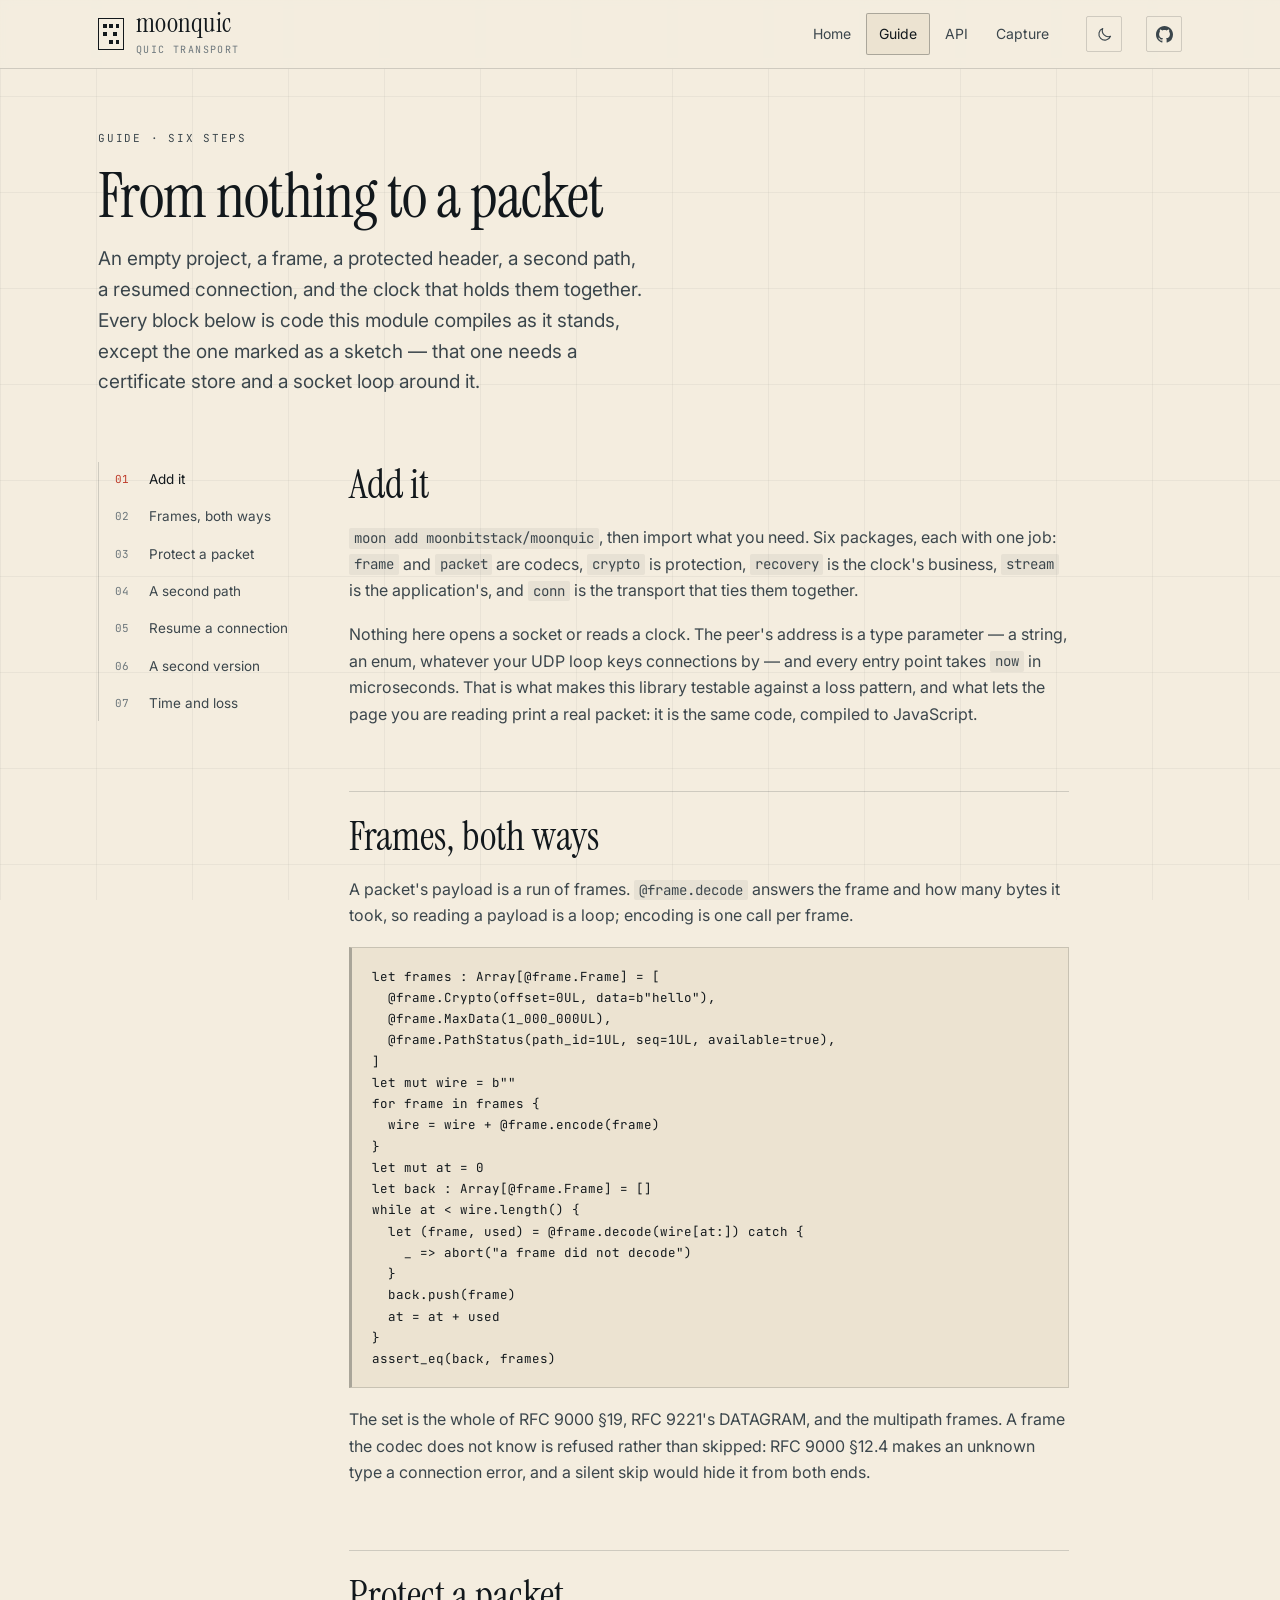
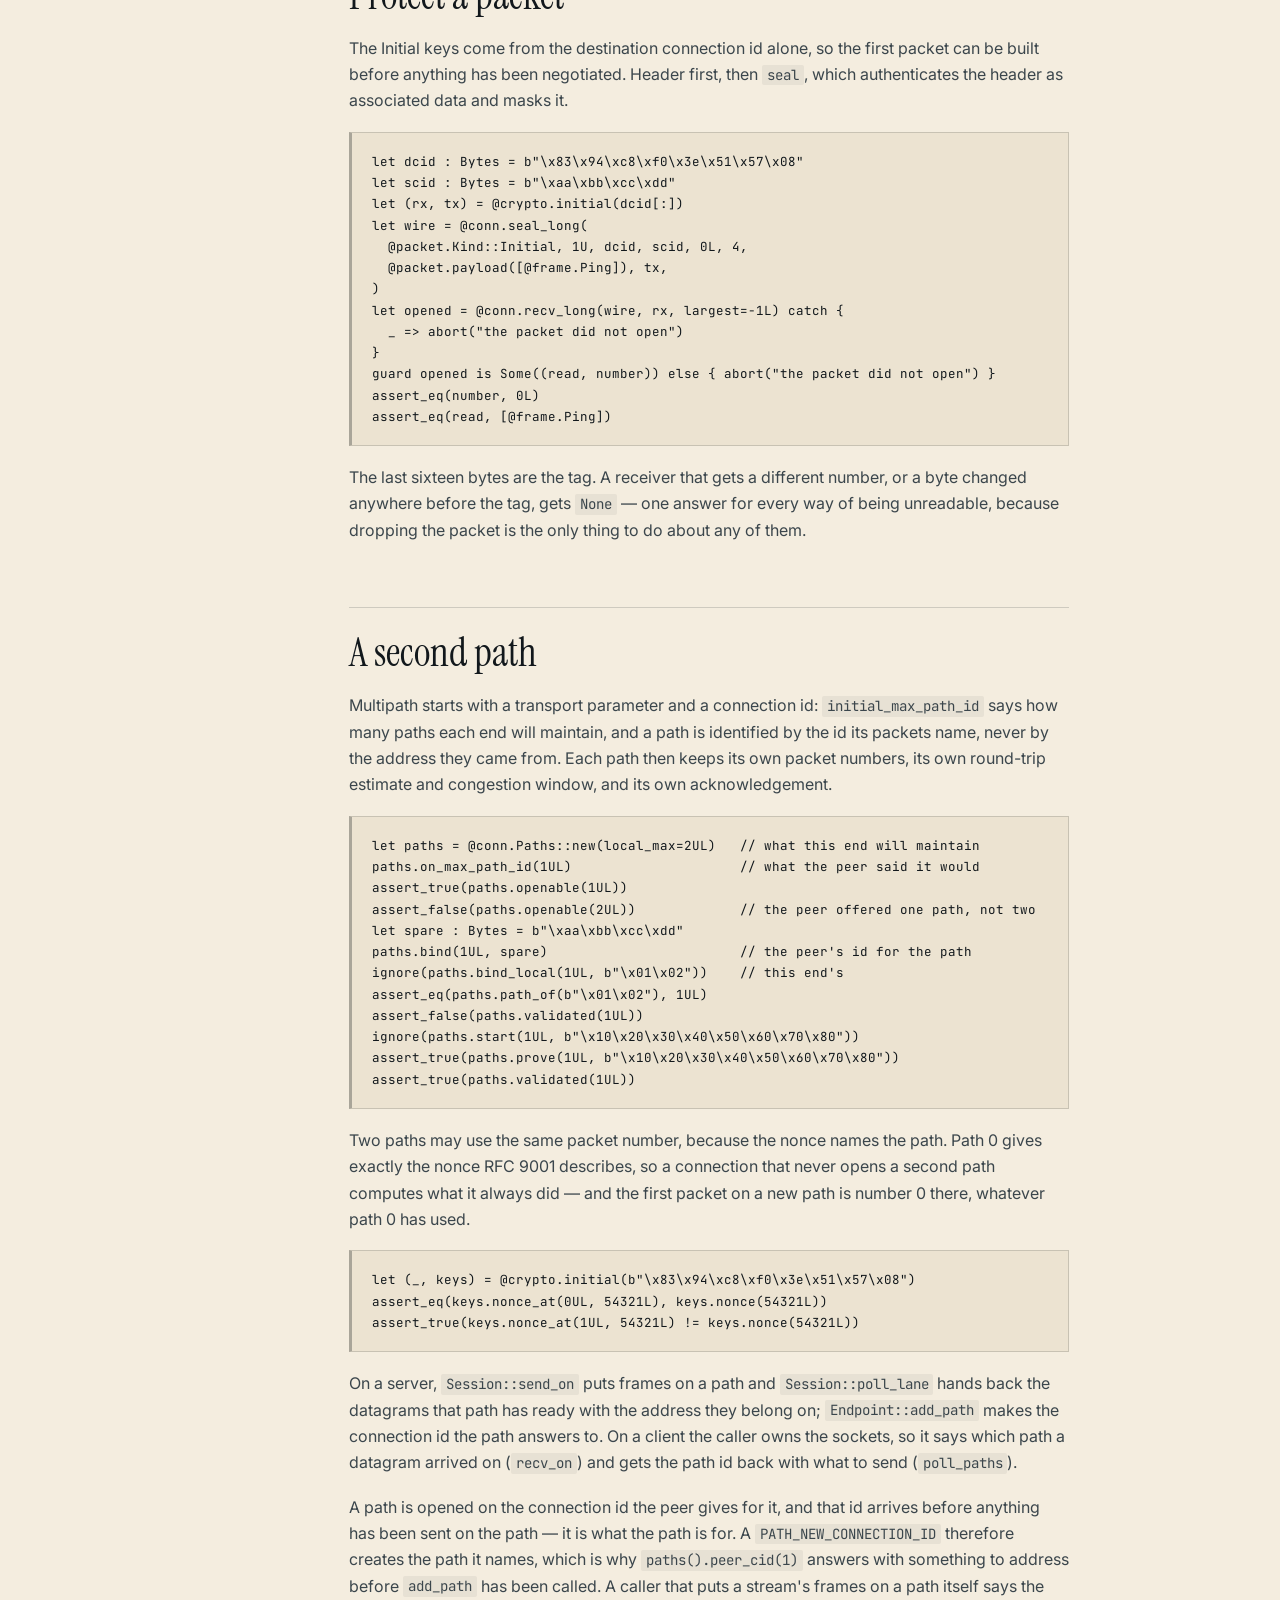
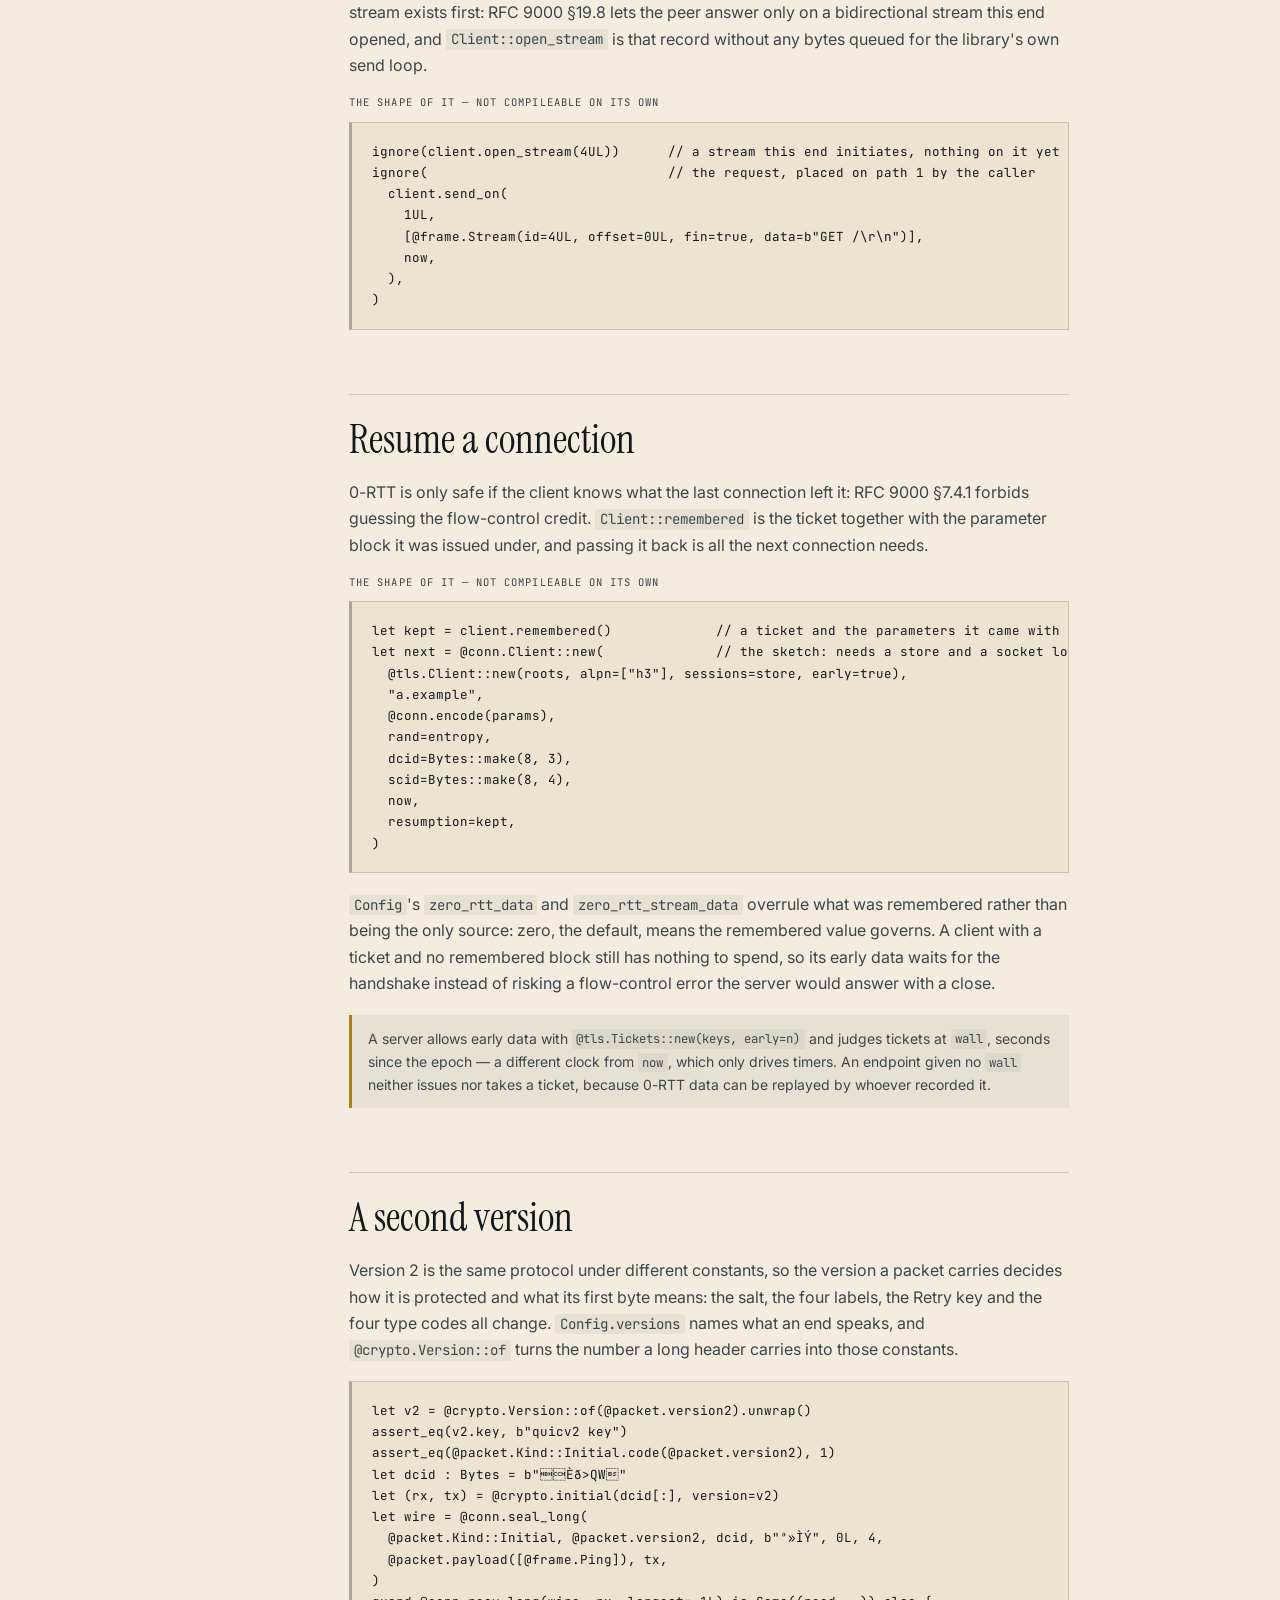
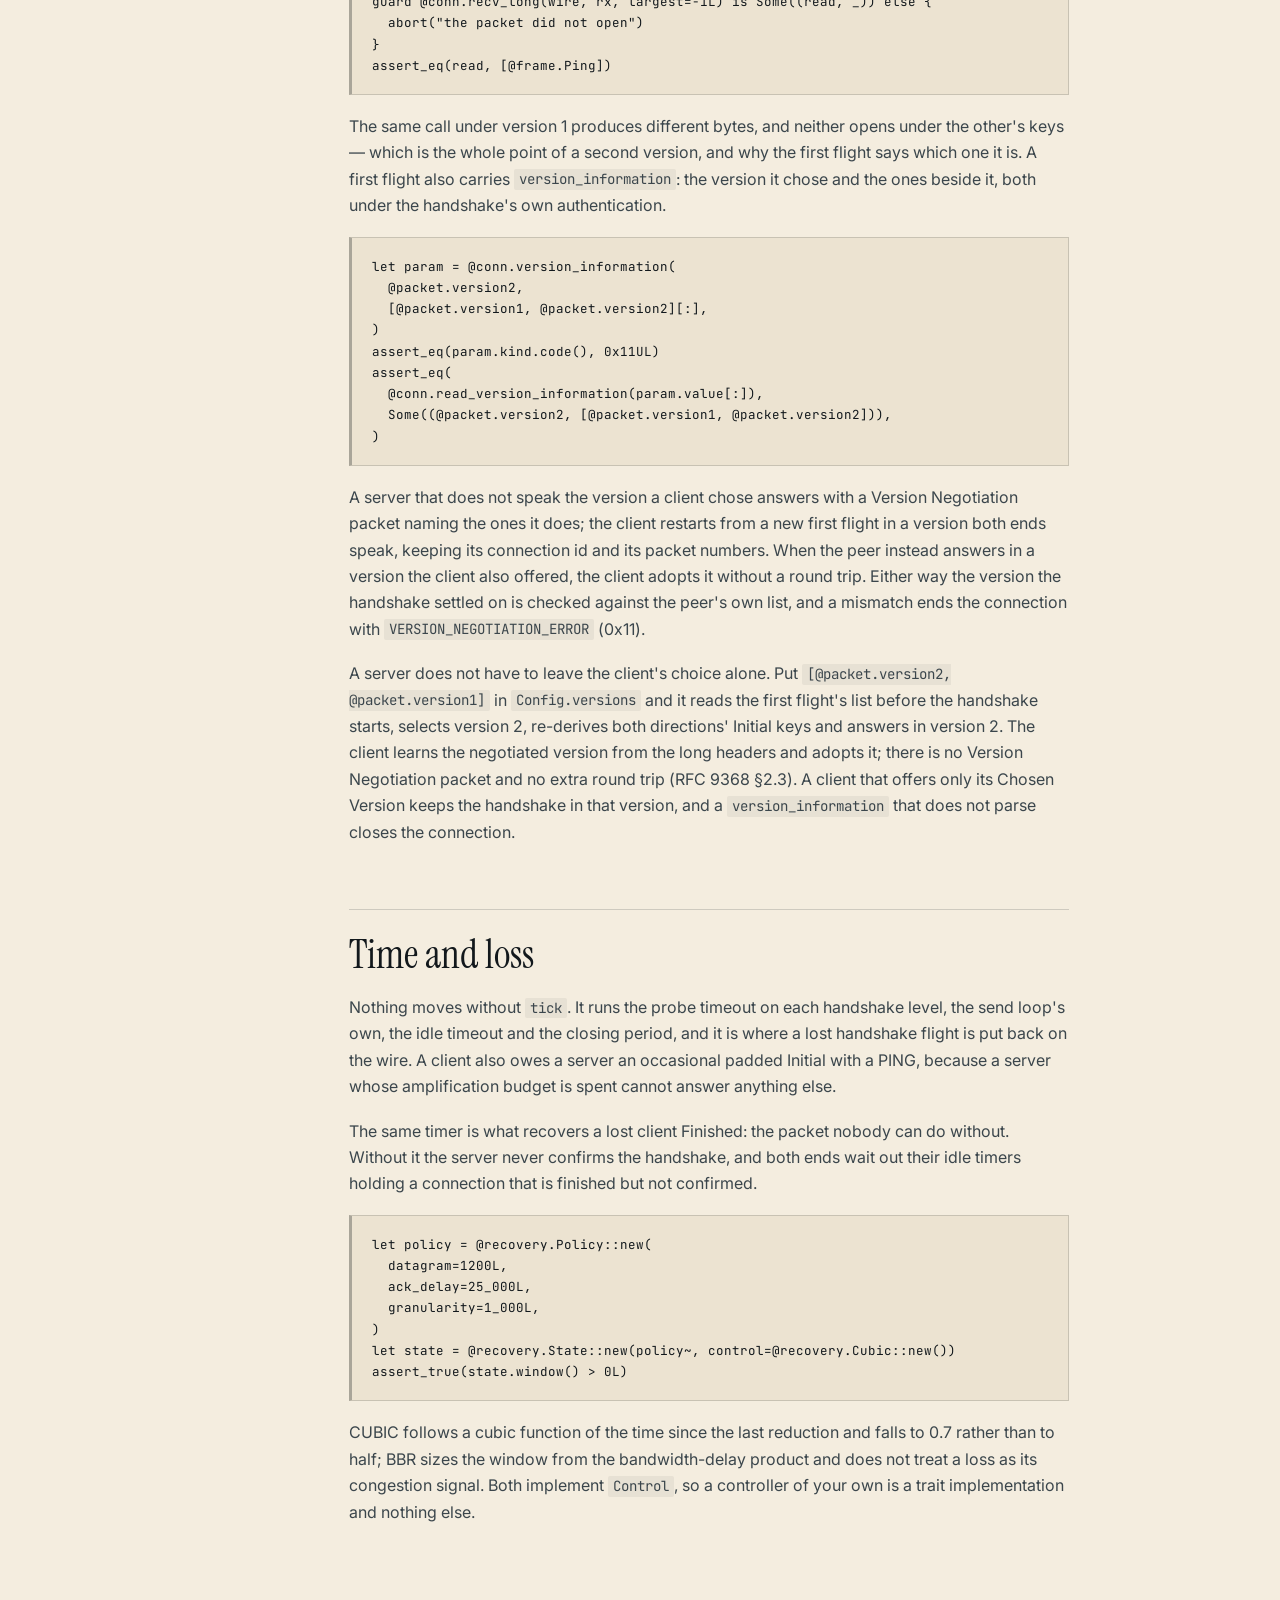
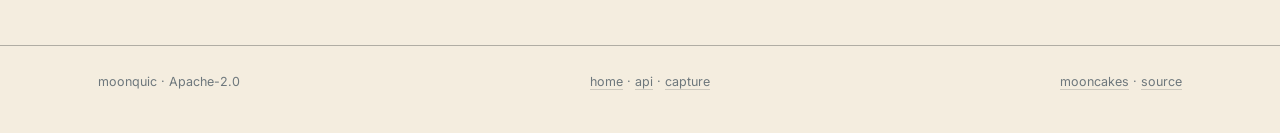
<file: docs/guide.html>
<!doctype html>
<html lang="en" data-theme="light">
<head>
<meta charset="utf-8">
<meta name="viewport" content="width=device-width, initial-scale=1">
<title>Guide — moonquic</title>
<meta name="description" content="From an empty project to a packet, a protected header, a second path and a resumed connection, in the order a reader needs them.">
<meta name="theme-color" content="#f4eddf">
<link rel="icon" href="data:image/svg+xml,%3Csvg xmlns='http://www.w3.org/2000/svg' viewBox='0 0 32 32'%3E%3Crect width='32' height='32' fill='%23f4eddf'/%3E%3Cg fill='%2312181c'%3E%3Crect x='6' y='7' width='5' height='5'/%3E%3Crect x='14' y='7' width='5' height='5'/%3E%3Crect x='22' y='7' width='4' height='5'/%3E%3Crect x='6' y='19' width='5' height='5'/%3E%3Crect x='18' y='19' width='5' height='5'/%3E%3C/g%3E%3C/svg%3E">
<script>
  (function () {
    var KEY = "moonquic-theme", root = document.documentElement;
    var entry = performance.getEntriesByType("navigation")[0];
    try { if (entry && entry.type === "reload") sessionStorage.removeItem(KEY); } catch (e) {}
    var value = null;
    try { value = sessionStorage.getItem(KEY); } catch (e) {}
    if (!value) {
      value = window.matchMedia("(prefers-color-scheme: dark)").matches ? "dark" : "light";
    }
    root.dataset.theme = value;
  })();
</script>
<link rel="preconnect" href="https://fonts.googleapis.com">
<link rel="preconnect" href="https://fonts.gstatic.com" crossorigin>
<link rel="stylesheet" href="https://fonts.googleapis.com/css2?family=Instrument+Serif:ital@0;1&family=Inter:wght@400;500&family=JetBrains+Mono:wght@400;500&display=swap">
<link rel="stylesheet" href="assets/style.css">
</head>
<body>
<a class="skip" href="#main">Skip to content</a>

<header class="masthead">
  <div class="shell masthead__inner">
    <a class="brand" href="./" aria-label="moonquic, home">
      <svg class="brand__mark" viewBox="0 0 26 32" aria-hidden="true">
        <rect x="0.5" y="0.5" width="25" height="31" fill="none" stroke="currentColor" stroke-width="1"></rect>
        <g fill="currentColor">
          <rect x="5" y="6" width="4" height="4"></rect>
          <rect x="11" y="6" width="4" height="4"></rect>
          <rect x="18" y="6" width="3" height="4"></rect>
          <rect x="5" y="14" width="4" height="4"></rect>
          <rect x="15" y="14" width="4" height="4"></rect>
          <rect x="11" y="22" width="4" height="4"></rect>
          <rect x="18" y="22" width="3" height="4"></rect>
        </g>
      </svg>
      <span>
        <span class="brand__word">moonquic</span>
        <span class="brand__sub">quic transport</span>
      </span>
    </a>
    <nav class="nav" aria-label="Sections">
      <a href="./">Home</a>
      <a href="guide.html" aria-current="page">Guide</a>
      <a href="api.html">API</a>
      <a href="capture.html">Capture</a>
    </nav>
    <button class="iconbtn" type="button" data-theme-toggle aria-label="Switch theme" aria-pressed="false">
      <svg class="iconbtn__sun" viewBox="0 0 24 24" fill="none" stroke="currentColor" stroke-width="1.6" stroke-linecap="round" aria-hidden="true">
        <circle cx="12" cy="12" r="4.2"></circle>
        <path d="M12 2.6v2.2M12 19.2v2.2M2.6 12h2.2M19.2 12h2.2M5.3 5.3l1.6 1.6M17.1 17.1l1.6 1.6M18.7 5.3l-1.6 1.6M6.9 17.1l-1.6 1.6"></path>
      </svg>
      <svg class="iconbtn__moon" viewBox="0 0 24 24" fill="none" stroke="currentColor" stroke-width="1.6" stroke-linecap="round" stroke-linejoin="round" aria-hidden="true">
        <path d="M20.5 14.5A8.5 8.5 0 0 1 9.5 3.5a8.5 8.5 0 1 0 11 11z"></path>
      </svg>
    </button>
    <a class="iconbtn" href="https://github.com/moonbitstack/moonquic" aria-label="Repository on GitHub" title="Repository on GitHub">
      <svg viewBox="0 0 16 16" aria-hidden="true"><path fill="currentColor" d="M8 0C3.58 0 0 3.58 0 8c0 3.54 2.29 6.53 5.47 7.59.4.07.55-.17.55-.38 0-.19-.01-.82-.01-1.49-2.01.37-2.53-.49-2.69-.94-.09-.23-.48-.94-.82-1.13-.28-.15-.68-.52-.01-.53.63-.01 1.08.58 1.23.82.72 1.21 1.87.87 2.33.66.07-.52.28-.87.51-1.07-1.78-.2-3.64-.89-3.64-3.95 0-.87.31-1.59.82-2.15-.08-.2-.36-1.02.08-2.12 0 0 .67-.21 2.2.82.64-.18 1.32-.27 2-.27.68 0 1.36.09 2 .27 1.53-1.04 2.2-.82 2.2-.82.44 1.1.16 1.92.08 2.12.51.56.82 1.27.82 2.15 0 3.07-1.87 3.75-3.65 3.95.29.25.54.73.54 1.48 0 1.07-.01 1.93-.01 2.2 0 .21.15.46.55.38A8.013 8.013 0 0 0 16 8c0-4.42-3.58-8-8-8z"></path></svg>
    </a>
  </div>
</header>

<main id="main">
  <div class="shell" style="padding-block:clamp(36px,5vw,60px) 0">
    <header style="max-width:70ch">
      <p class="kicker">guide · six steps</p>
      <h1 class="display" style="font-size:clamp(38px,5.4vw,62px)">From nothing to a packet</h1>
      <p class="lead" style="margin-top:16px">An empty project, a frame, a protected header, a second
        path, a resumed connection, and the clock that holds them together. Every block below is code
        this module compiles as it stands, except the one marked as a sketch — that one needs a
        certificate store and a socket loop around it.</p>
    </header>
  </div>
  <div class="shell doc">
    <nav class="rail" aria-label="This page">
      <ol>
        <li><a href="#install">Add it</a></li>
        <li><a href="#frames">Frames, both ways</a></li>
        <li><a href="#protect">Protect a packet</a></li>
        <li><a href="#paths">A second path</a></li>
        <li><a href="#resume">Resume a connection</a></li>
        <li><a href="#versions">A second version</a></li>
        <li><a href="#time">Time and loss</a></li>
      </ol>
    </nav>

    <div class="prose">
      <h2 id="install">Add it</h2>
      <p><code>moon add moonbitstack/moonquic</code>, then import what you need. Six packages, each
        with one job: <code>frame</code> and <code>packet</code> are codecs, <code>crypto</code> is
        protection, <code>recovery</code> is the clock's business, <code>stream</code> is the
        application's, and <code>conn</code> is the transport that ties them together.</p>
      <p>Nothing here opens a socket or reads a clock. The peer's address is a type parameter — a
        string, an enum, whatever your UDP loop keys connections by — and every entry point takes
        <code>now</code> in microseconds. That is what makes this library testable against a loss
        pattern, and what lets the page you are reading print a real packet: it is the same code,
        compiled to JavaScript.</p>

      <h2 id="frames">Frames, both ways</h2>
      <p>A packet's payload is a run of frames. <code>@frame.decode</code> answers the frame and how
        many bytes it took, so reading a payload is a loop; encoding is one call per frame.</p>
<pre class="scroll"><code>let frames : Array[@frame.Frame] = [
  @frame.Crypto(offset=0UL, data=b"hello"),
  @frame.MaxData(1_000_000UL),
  @frame.PathStatus(path_id=1UL, seq=1UL, available=true),
]
let mut wire = b""
for frame in frames {
  wire = wire + @frame.encode(frame)
}
let mut at = 0
let back : Array[@frame.Frame] = []
while at &lt; wire.length() {
  let (frame, used) = @frame.decode(wire[at:]) catch {
    _ => abort("a frame did not decode")
  }
  back.push(frame)
  at = at + used
}
assert_eq(back, frames)</code></pre>
      <p>The set is the whole of RFC 9000 §19, RFC 9221's DATAGRAM, and the multipath frames. A frame
        the codec does not know is refused rather than skipped: RFC 9000 §12.4 makes an unknown type a
        connection error, and a silent skip would hide it from both ends.</p>

      <h2 id="protect">Protect a packet</h2>
      <p>The Initial keys come from the destination connection id alone, so the first packet can be
        built before anything has been negotiated. Header first, then <code>seal</code>, which
        authenticates the header as associated data and masks it.</p>
<pre class="scroll"><code>let dcid : Bytes = b"\x83\x94\xc8\xf0\x3e\x51\x57\x08"
let scid : Bytes = b"\xaa\xbb\xcc\xdd"
let (rx, tx) = @crypto.initial(dcid[:])
let wire = @conn.seal_long(
  @packet.Kind::Initial, 1U, dcid, scid, 0L, 4,
  @packet.payload([@frame.Ping]), tx,
)
let opened = @conn.recv_long(wire, rx, largest=-1L) catch {
  _ => abort("the packet did not open")
}
guard opened is Some((read, number)) else { abort("the packet did not open") }
assert_eq(number, 0L)
assert_eq(read, [@frame.Ping])</code></pre>
      <p>The last sixteen bytes are the tag. A receiver that gets a different number, or a byte
        changed anywhere before the tag, gets <code>None</code> — one answer for every way of being
        unreadable, because dropping the packet is the only thing to do about any of them.</p>

      <h2 id="paths">A second path</h2>
      <p>Multipath starts with a transport parameter and a connection id: <code>initial_max_path_id</code>
        says how many paths each end will maintain, and a path is identified by the id its packets
        name, never by the address they came from. Each path then keeps its own packet numbers, its own
        round-trip estimate and congestion window, and its own acknowledgement.</p>
<pre class="scroll"><code>let paths = @conn.Paths::new(local_max=2UL)   // what this end will maintain
paths.on_max_path_id(1UL)                     // what the peer said it would
assert_true(paths.openable(1UL))
assert_false(paths.openable(2UL))             // the peer offered one path, not two
let spare : Bytes = b"\xaa\xbb\xcc\xdd"
paths.bind(1UL, spare)                        // the peer's id for the path
ignore(paths.bind_local(1UL, b"\x01\x02"))    // this end's
assert_eq(paths.path_of(b"\x01\x02"), 1UL)
assert_false(paths.validated(1UL))
ignore(paths.start(1UL, b"\x10\x20\x30\x40\x50\x60\x70\x80"))
assert_true(paths.prove(1UL, b"\x10\x20\x30\x40\x50\x60\x70\x80"))
assert_true(paths.validated(1UL))</code></pre>
      <p>Two paths may use the same packet number, because the nonce names the path. Path 0 gives
        exactly the nonce RFC 9001 describes, so a connection that never opens a second path computes
        what it always did — and the first packet on a new path is number 0 there, whatever path 0 has
        used.</p>
<pre class="scroll"><code>let (_, keys) = @crypto.initial(b"\x83\x94\xc8\xf0\x3e\x51\x57\x08")
assert_eq(keys.nonce_at(0UL, 54321L), keys.nonce(54321L))
assert_true(keys.nonce_at(1UL, 54321L) != keys.nonce(54321L))</code></pre>
      <p>On a server, <code>Session::send_on</code> puts frames on a path and
        <code>Session::poll_lane</code> hands back the datagrams that path has ready with the address
        they belong on; <code>Endpoint::add_path</code> makes the connection id the path answers to. On
        a client the caller owns the sockets, so it says which path a datagram arrived on
        (<code>recv_on</code>) and gets the path id back with what to send (<code>poll_paths</code>).</p>
      <p>A path is opened on the connection id the peer gives for it, and that id arrives before
        anything has been sent on the path — it is what the path is for. A
        <code>PATH_NEW_CONNECTION_ID</code> therefore creates the path it names, which is why
        <code>paths().peer_cid(1)</code> answers with something to address before
        <code>add_path</code> has been called. A caller that puts a stream's frames on a path itself
        says the stream exists first: RFC 9000 §19.8 lets the peer answer only on a bidirectional
        stream this end opened, and <code>Client::open_stream</code> is that record without any bytes
        queued for the library's own send loop.</p>
<p class="sketchlabel">The shape of it — not compileable on its own</p>
<pre class="scroll"><code>ignore(client.open_stream(4UL))      // a stream this end initiates, nothing on it yet
ignore(                              // the request, placed on path 1 by the caller
  client.send_on(
    1UL,
    [@frame.Stream(id=4UL, offset=0UL, fin=true, data=b"GET /\r\n")],
    now,
  ),
)</code></pre>

      <h2 id="resume">Resume a connection</h2>
      <p>0-RTT is only safe if the client knows what the last connection left it: RFC 9000 §7.4.1
        forbids guessing the flow-control credit. <code>Client::remembered</code> is the ticket
        together with the parameter block it was issued under, and passing it back is all the next
        connection needs.</p>
<p class="sketchlabel">The shape of it — not compileable on its own</p>
<pre class="scroll"><code>let kept = client.remembered()             // a ticket and the parameters it came with
let next = @conn.Client::new(              // the sketch: needs a store and a socket loop
  @tls.Client::new(roots, alpn=["h3"], sessions=store, early=true),
  "a.example",
  @conn.encode(params),
  rand=entropy,
  dcid=Bytes::make(8, 3),
  scid=Bytes::make(8, 4),
  now,
  resumption=kept,
)</code></pre>
      <p><code>Config</code>'s <code>zero_rtt_data</code> and <code>zero_rtt_stream_data</code> overrule
        what was remembered rather than being the only source: zero, the default, means the remembered
        value governs. A client with a ticket and no remembered block still has nothing to spend, so
        its early data waits for the handshake instead of risking a flow-control error the server would
        answer with a close.</p>
      <p class="note">A server allows early data with <code>@tls.Tickets::new(keys, early=n)</code> and
        judges tickets at <code>wall</code>, seconds since the epoch — a different clock from
        <code>now</code>, which only drives timers. An endpoint given no <code>wall</code> neither
        issues nor takes a ticket, because 0-RTT data can be replayed by whoever recorded it.</p>

      <h2 id="versions">A second version</h2>
      <p>Version 2 is the same protocol under different constants, so the version a packet carries
        decides how it is protected and what its first byte means: the salt, the four labels, the
        Retry key and the four type codes all change. <code>Config.versions</code> names what an end
        speaks, and <code>@crypto.Version::of</code> turns the number a long header carries into
        those constants.</p>
<pre class="scroll"><code>let v2 = @crypto.Version::of(@packet.version2).unwrap()
assert_eq(v2.key, b"quicv2 key")
assert_eq(@packet.Kind::Initial.code(@packet.version2), 1)
let dcid : Bytes = b"Èð>QW"
let (rx, tx) = @crypto.initial(dcid[:], version=v2)
let wire = @conn.seal_long(
  @packet.Kind::Initial, @packet.version2, dcid, b"ª»ÌÝ", 0L, 4,
  @packet.payload([@frame.Ping]), tx,
)
guard @conn.recv_long(wire, rx, largest=-1L) is Some((read, _)) else {
  abort("the packet did not open")
}
assert_eq(read, [@frame.Ping])</code></pre>
      <p>The same call under version 1 produces different bytes, and neither opens under the other's
        keys — which is the whole point of a second version, and why the first flight says which one
        it is. A first flight also carries <code>version_information</code>: the version it chose and
        the ones beside it, both under the handshake's own authentication.</p>
<pre class="scroll"><code>let param = @conn.version_information(
  @packet.version2,
  [@packet.version1, @packet.version2][:],
)
assert_eq(param.kind.code(), 0x11UL)
assert_eq(
  @conn.read_version_information(param.value[:]),
  Some((@packet.version2, [@packet.version1, @packet.version2])),
)</code></pre>
      <p>A server that does not speak the version a client chose answers with a Version Negotiation
        packet naming the ones it does; the client restarts from a new first flight in a version both
        ends speak, keeping its connection id and its packet numbers. When the peer instead answers in
        a version the client also offered, the client adopts it without a round trip. Either way the
        version the handshake settled on is checked against the peer's own list, and a mismatch ends
        the connection with <code>VERSION_NEGOTIATION_ERROR</code> (0x11).</p>
      <p>A server does not have to leave the client's choice alone. Put
        <code>[@packet.version2, @packet.version1]</code> in <code>Config.versions</code> and it
        reads the first flight's list before the handshake starts, selects version 2, re-derives
        both directions' Initial keys and answers in version 2. The client learns the negotiated
        version from the long headers and adopts it; there is no Version Negotiation packet and no
        extra round trip (RFC 9368 §2.3). A client that offers only its Chosen Version keeps the
        handshake in that version, and a <code>version_information</code> that does not parse closes
        the connection.</p>

      <h2 id="time">Time and loss</h2>
      <p>Nothing moves without <code>tick</code>. It runs the probe timeout on each handshake level,
        the send loop's own, the idle timeout and the closing period, and it is where a lost handshake
        flight is put back on the wire. A client also owes a server an occasional padded Initial with a
        PING, because a server whose amplification budget is spent cannot answer anything else.</p>
      <p>The same timer is what recovers a lost client Finished: the packet nobody can do without.
        Without it the server never confirms the handshake, and both ends wait out their idle timers
        holding a connection that is finished but not confirmed.</p>
<pre class="scroll"><code>let policy = @recovery.Policy::new(
  datagram=1200L,
  ack_delay=25_000L,
  granularity=1_000L,
)
let state = @recovery.State::new(policy~, control=@recovery.Cubic::new())
assert_true(state.window() > 0L)</code></pre>
      <p>CUBIC follows a cubic function of the time since the last reduction and falls to 0.7 rather
        than to half; BBR sizes the window from the bandwidth-delay product and does not treat a loss
        as its congestion signal. Both implement <code>Control</code>, so a controller of your own is
        a trait implementation and nothing else.</p>
    </div>
  </div>
</main>

<footer class="colophon">
  <div class="shell colophon__row">
    <span>moonquic · Apache-2.0</span>
    <span><a href="./">home</a> · <a href="api.html">api</a> · <a href="capture.html">capture</a></span>
    <span><a href="https://mooncakes.io/docs/moonbitstack/moonquic">mooncakes</a> · <a href="https://github.com/moonbitstack/moonquic">source</a></span>
  </div>
</footer>

<script src="assets/theme.js" defer></script>
<script>
  (function () {
    var links = Array.prototype.slice.call(document.querySelectorAll(".rail a"));
    var targets = links
      .map(function (link) {
        return document.getElementById(link.getAttribute("href").slice(1));
      })
      .filter(Boolean);
    if (!targets.length) {
      return;
    }
    var mark = function () {
      var at = window.scrollY + 140;
      var here = 0;
      targets.forEach(function (target, index) {
        if (target.offsetTop <= at) {
          here = index;
        }
      });
      links.forEach(function (link, index) {
        link.classList.toggle("is-here", index === here);
      });
    };
    window.addEventListener("scroll", mark, { passive: true });
    mark();
  })();
</script>
</body>
</html>
</file>
<file: docs/assets/style.css>
/* moonquic — a printed manual for a wire protocol.
   Paper, ink, and three signal colours: zhu for path 0, qing for path 1, jin for 0-RTT. */

:root {
  color-scheme: light dark;
  --paper: #f4eddf;
  --paper-2: #ece3d1;
  --paper-3: #e2d7c1;
  --ink: #12181c;
  --ink-2: #3b464c;
  --ink-3: #6d777c;
  --rule: rgba(18, 24, 28, 0.16);
  --rule-2: rgba(18, 24, 28, 0.3);
  --zhu: #bd3a29;
  --qing: #1c6a66;
  --jin: #a8801f;
  --shade: rgba(18, 24, 28, 0.05);
  --card: #f7f1e3;
  --hole: #16262e;
  --serif: "Instrument Serif", "Iowan Old Style", Georgia, serif;
  --sans: "Inter", "Helvetica Neue", Arial, sans-serif;
  --mono: "JetBrains Mono", "SFMono-Regular", Consolas, monospace;
  --step: 8px;
}

html[data-theme="dark"] {
  --paper: #0e1417;
  --paper-2: #151d21;
  --paper-3: #1d262b;
  --ink: #ece5d7;
  --ink-2: #bdb6a8;
  --ink-3: #83817a;
  --rule: rgba(236, 229, 215, 0.18);
  --rule-2: rgba(236, 229, 215, 0.34);
  --zhu: #e0654f;
  --qing: #56b0a7;
  --jin: #dcb057;
  --shade: rgba(236, 229, 215, 0.06);
  --card: #e8dfcc;
  --hole: #101a20;
}

*,
*::before,
*::after {
  box-sizing: border-box;
}

html {
  font-variant-ligatures: no-contextual;
  scroll-behavior: smooth;
}

button,
input,
select,
textarea {
  font-variant-ligatures: no-contextual;
}

@supports selector(::-webkit-scrollbar) {
  html::-webkit-scrollbar {
    width: 11px;
    height: 11px;
  }

  html::-webkit-scrollbar-track {
    background: var(--paper-2);
    border-left: 1px solid var(--rule);
  }

  html::-webkit-scrollbar-thumb {
    border-radius: 99px;
    border: 3px solid transparent;
    background-clip: content-box;
    background-color: color-mix(in srgb, var(--ink) 26%, transparent);
  }

  html.at-top::-webkit-scrollbar-thumb {
    background-color: transparent;
  }
}

@supports not selector(::-webkit-scrollbar) {
  html {
    scrollbar-width: thin;
    scrollbar-color: color-mix(in srgb, var(--ink) 26%, transparent) transparent;
  }

  html.at-top {
    scrollbar-color: transparent transparent;
  }
}

body {
  margin: 0;
  background: var(--paper);
  color: var(--ink);
  font-family: var(--sans);
  font-size: 16px;
  line-height: 1.65;
  -webkit-font-smoothing: antialiased;
}

/* A hairline grid, the way a technical drawing carries its own measure. */
body::before {
  content: "";
  position: fixed;
  inset: 0;
  pointer-events: none;
  z-index: 0;
  background-image: linear-gradient(to right, var(--rule) 1px, transparent 1px),
    linear-gradient(to bottom, var(--rule) 1px, transparent 1px);
  background-size: calc(var(--step) * 12) calc(var(--step) * 12);
  opacity: 0.28;
}

.shell {
  position: relative;
  z-index: 1;
  width: min(1180px, 100%);
  margin: 0 auto;
  padding-inline: clamp(20px, 4vw, 48px);
}

a {
  color: inherit;
  text-decoration-color: var(--rule-2);
  text-underline-offset: 3px;
}

a:hover {
  text-decoration-color: var(--zhu);
}

.skip {
  position: absolute;
  left: -999px;
}

.skip:focus {
  left: 12px;
  top: 12px;
  background: var(--paper);
  padding: 8px 12px;
  border: 1px solid var(--rule-2);
  z-index: 40;
}

/* ── masthead ─────────────────────────────────────────────────────────── */

.masthead {
  position: sticky;
  top: 0;
  z-index: 30;
  background: color-mix(in srgb, var(--paper) 92%, transparent);
  backdrop-filter: blur(6px);
  border-bottom: 1px solid var(--rule);
}

.masthead__inner {
  display: flex;
  align-items: center;
  gap: 24px;
  height: 68px;
}

.brand {
  display: flex;
  align-items: center;
  gap: 12px;
  text-decoration: none;
  flex: 0 0 auto;
}

.brand__mark {
  width: 26px;
  height: 32px;
  flex: 0 0 auto;
}

.brand__word {
  font-family: var(--serif);
  font-size: 27px;
  line-height: 1;
  letter-spacing: 0.01em;
}

.brand__sub {
  display: block;
  font-family: var(--mono);
  font-size: 10px;
  letter-spacing: 0.14em;
  color: var(--ink-3);
  text-transform: uppercase;
  margin-top: 3px;
}

.nav {
  display: flex;
  gap: 2px;
  margin-inline-start: auto;
  align-items: center;
}

.nav a {
  text-decoration: none;
  font-size: 14px;
  padding: 8px 12px;
  border: 1px solid transparent;
  border-radius: 2px;
  color: var(--ink-2);
}

.nav a:hover {
  color: var(--ink);
  border-color: var(--rule);
}

.nav a[aria-current="page"] {
  color: var(--ink);
  border-color: var(--rule-2);
  background: var(--paper-2);
}

.iconbtn {
  display: inline-flex;
  align-items: center;
  justify-content: center;
  width: 36px;
  height: 36px;
  padding: 0;
  border: 1px solid var(--rule);
  border-radius: 2px;
  background: transparent;
  color: var(--ink-2);
  cursor: pointer;
}

.iconbtn:hover {
  color: var(--ink);
  border-color: var(--rule-2);
}

.iconbtn svg {
  width: 17px;
  height: 17px;
  display: block;
}

/* The icon is where the click takes you: a sun in the dark page, a moon in the light one. */
html[data-theme="light"] .iconbtn__sun,
html[data-theme="dark"] .iconbtn__moon {
  display: none;
}

/* ── type ─────────────────────────────────────────────────────────────── */

.display {
  font-family: var(--serif);
  font-weight: 400;
  font-size: clamp(38px, 5.6vw, 68px);
  line-height: 1.02;
  letter-spacing: -0.015em;
  margin: 0;
}

.kicker {
  font-family: var(--mono);
  font-size: 11px;
  letter-spacing: 0.16em;
  text-transform: uppercase;
  color: var(--ink-2);
  margin: 0 0 18px;
}

.lead {
  font-size: clamp(17px, 1.5vw, 19px);
  line-height: 1.62;
  color: var(--ink-2);
  max-width: 46ch;
  margin: 0;
}

h2 {
  font-family: var(--serif);
  font-weight: 400;
  font-size: clamp(28px, 3.2vw, 40px);
  line-height: 1.1;
  margin: 0 0 12px;
}

h3 {
  font-size: 15px;
  font-weight: 500;
  margin: 0 0 6px;
}

.section {
  padding-block: clamp(56px, 8vw, 104px);
  border-top: 1px solid var(--rule);
}

.section__head {
  display: grid;
  grid-template-columns: minmax(0, 1fr) minmax(0, 1fr);
  gap: 24px;
  align-items: end;
  margin-bottom: clamp(28px, 4vw, 48px);
}

.section__head p {
  margin: 0;
  color: var(--ink-2);
  font-size: 15px;
  max-width: 44ch;
}

code,
kbd {
  font-family: var(--mono);
  font-size: 0.88em;
  background: var(--shade);
  padding: 0.1em 0.34em;
  border-radius: 2px;
  overflow-wrap: anywhere;
}

/* ── hero ─────────────────────────────────────────────────────────────── */

.hero {
  padding-block: clamp(40px, 6vw, 76px) clamp(32px, 5vw, 64px);
}

.hero__grid {
  display: grid;
  grid-template-columns: minmax(0, 0.95fr) minmax(0, 1.05fr);
  gap: clamp(28px, 4vw, 56px);
  align-items: center;
}

.hero__actions {
  display: flex;
  flex-wrap: wrap;
  gap: 10px;
  margin-top: 28px;
}

.btn {
  display: inline-flex;
  align-items: center;
  gap: 8px;
  padding: 11px 18px 12px;
  border: 1px solid var(--rule-2);
  border-radius: 2px;
  font-size: 14px;
  text-decoration: none;
  color: var(--ink);
  background: transparent;
}

.btn:hover {
  background: var(--paper-2);
  border-color: var(--ink-2);
}

.btn--solid {
  background: var(--ink);
  color: var(--paper);
  border-color: var(--ink);
}

.btn--solid:hover {
  background: var(--zhu);
  border-color: var(--zhu);
  color: var(--paper);
}

.cardframe {
  position: relative;
  border: 1px solid var(--rule-2);
  background: var(--paper-2);
  padding: 10px;
}

.cardframe canvas {
  display: block;
  width: 100%;
  aspect-ratio: 1 / 0.78;
  height: auto;
}

.cardframe__cap {
  display: flex;
  flex-wrap: wrap;
  justify-content: space-between;
  gap: 4px 12px;
  font-family: var(--mono);
  font-size: 10px;
  letter-spacing: 0.04em;
  color: var(--ink-3);
  padding: 8px 2px 2px;
  text-transform: none;
}

/* ── three facts ──────────────────────────────────────────────────────── */

.facts {
  display: grid;
  grid-template-columns: repeat(3, minmax(0, 1fr));
  gap: 1px;
  background: var(--rule);
  border: 1px solid var(--rule);
}

.fact {
  background: var(--paper);
  padding: 22px 20px 26px;
}

.fact svg {
  display: block;
  width: 100%;
  height: auto;
  margin-bottom: 16px;
}

.fact p {
  margin: 0;
  font-size: 14px;
  color: var(--ink-2);
}

/* ── tables ───────────────────────────────────────────────────────────── */

table {
  width: 100%;
  border-collapse: collapse;
  font-size: 14px;
}

th,
td {
  text-align: left;
  padding: 11px 14px 11px 0;
  border-bottom: 1px solid var(--rule);
  vertical-align: top;
}

th {
  font-family: var(--mono);
  font-size: 11px;
  letter-spacing: 0.1em;
  text-transform: uppercase;
  color: var(--ink-3);
  font-weight: 400;
  border-bottom-color: var(--rule-2);
}

td code {
  background: none;
  padding: 0;
  font-size: 13px;
}

.tbl-wrap {
  overflow-x: auto;
  min-width: 0;
}

/* ── code blocks ──────────────────────────────────────────────────────── */

pre {
  margin: 0;
  padding: 18px 20px;
  background: var(--paper-2);
  border: 1px solid var(--rule);
  border-left: 3px solid var(--rule-2);
  overflow: auto;
  font-family: var(--mono);
  font-size: 12.5px;
  line-height: 1.7;
  max-width: 100%;
}

pre code {
  background: none;
  padding: 0;
  font-size: inherit;
  white-space: pre;
}

pre.scroll::-webkit-scrollbar,
.scroll::-webkit-scrollbar {
  width: 8px;
  height: 8px;
}

pre.scroll::-webkit-scrollbar-track,
.scroll::-webkit-scrollbar-track {
  background: transparent;
}

pre.scroll::-webkit-scrollbar-thumb,
.scroll::-webkit-scrollbar-thumb {
  background-color: color-mix(in srgb, var(--ink) 16%, transparent);
  border: 2px solid transparent;
  background-clip: content-box;
  border-radius: 99px;
}

pre.scroll:hover::-webkit-scrollbar-thumb,
.scroll:hover::-webkit-scrollbar-thumb {
  background-color: color-mix(in srgb, var(--ink) 34%, transparent);
}

@supports not selector(::-webkit-scrollbar) {
  pre.scroll,
  .scroll {
    scrollbar-width: thin;
    scrollbar-color: color-mix(in srgb, var(--ink) 22%, transparent) transparent;
  }
}

/* ── guide ────────────────────────────────────────────────────────────── */

.doc {
  display: grid;
  grid-template-columns: minmax(0, 200px) minmax(0, 1fr);
  gap: clamp(24px, 4vw, 64px);
  align-items: start;
  padding-block: clamp(36px, 5vw, 64px);
}

.rail {
  position: sticky;
  top: 92px;
  border-left: 1px solid var(--rule);
  padding-left: 16px;
}

.rail ol {
  list-style: none;
  margin: 0;
  padding: 0;
  display: grid;
  gap: 2px;
  counter-reset: step;
}

.rail a {
  display: grid;
  grid-template-columns: 28px minmax(0, 1fr);
  gap: 6px;
  padding: 6px 8px 6px 0;
  text-decoration: none;
  font-size: 13.5px;
  color: var(--ink-2);
  border-bottom: 1px solid transparent;
}

.rail a::before {
  content: counter(step, decimal-leading-zero);
  counter-increment: step;
  font-family: var(--mono);
  font-size: 11px;
  color: var(--ink-3);
  padding-top: 2px;
}

.rail a:hover {
  color: var(--ink);
}

.rail a.is-here {
  color: var(--ink);
}

.rail a.is-here::before {
  color: var(--zhu);
}

.prose {
  max-width: 72ch;
}

.prose > * + * {
  margin-top: 18px;
}

.prose h2 {
  margin-top: 64px;
  padding-top: 22px;
  border-top: 1px solid var(--rule);
  scroll-margin-top: 88px;
}

.prose h2:first-child {
  margin-top: 0;
  padding-top: 0;
  border-top: 0;
}

.prose p,
.prose li {
  color: var(--ink-2);
}

.prose ul,
.prose ol {
  padding-left: 20px;
}

.prose li + li {
  margin-top: 6px;
}

.note {
  border-left: 3px solid var(--jin);
  background: var(--shade);
  padding: 12px 16px;
  font-size: 14px;
  color: var(--ink-2);
}

/* ── capture page ─────────────────────────────────────────────────────── */

.stagebar {
  display: flex;
  flex-wrap: wrap;
  gap: 8px;
  margin-bottom: 22px;
}

.stagebar button {
  font-family: var(--mono);
  font-size: 11.5px;
  letter-spacing: 0.08em;
  text-transform: uppercase;
  padding: 9px 14px;
  border: 1px solid var(--rule-2);
  background: transparent;
  color: var(--ink-2);
  border-radius: 2px;
  cursor: pointer;
}

.stagebar button[aria-pressed="true"] {
  background: var(--ink);
  color: var(--paper);
  border-color: var(--ink);
}

.capture {
  display: grid;
  grid-template-columns: minmax(0, 1.35fr) minmax(0, 1fr);
  gap: clamp(20px, 3vw, 40px);
  align-items: start;
}

.hex {
  font-family: var(--mono);
  font-size: 11.5px;
  line-height: 1.95;
  letter-spacing: -0.01em;
  border: 1px solid var(--rule);
  background: var(--paper-2);
  padding: 16px 18px;
  overflow: auto;
  max-height: 62vh;
}

.hex .row {
  display: grid;
  grid-template-columns: 42px minmax(0, 1fr);
  gap: 12px;
  white-space: nowrap;
}

.hex .off {
  color: var(--ink-3);
  font-size: 11px;
  padding-top: 1px;
}

.byte {
  display: inline-block;
  padding: 0 2px;
  border-radius: 2px;
  cursor: pointer;
  color: var(--ink-2);
}

.byte.even {
  color: var(--ink);
}

.byte.is-on {
  background: var(--ink);
  color: var(--paper);
}

.byte.is-field {
  background: color-mix(in srgb, var(--zhu) 22%, transparent);
  color: var(--ink);
}

.byte.is-tag {
  background: color-mix(in srgb, var(--jin) 24%, transparent);
}

.legend-row {
  display: flex;
  flex-wrap: wrap;
  gap: 14px;
  font-family: var(--mono);
  font-size: 11px;
  color: var(--ink-3);
  margin-top: 12px;
}

.legend-row i {
  display: inline-block;
  width: 9px;
  height: 9px;
  margin-right: 6px;
  vertical-align: baseline;
  border-radius: 1px;
}

.fields {
  border-top: 1px solid var(--rule-2);
}

.fieldrow {
  display: grid;
  grid-template-columns: 19ch minmax(0, 1fr);
  gap: 4px 14px;
  padding: 11px 2px;
  border-bottom: 1px solid var(--rule);
  cursor: pointer;
  background: transparent;
  border-left: 0;
  border-right: 0;
  border-top: 0;
  width: 100%;
  text-align: left;
  font: inherit;
  color: inherit;
}

.fieldrow:hover,
.fieldrow.is-on {
  background: var(--shade);
}

.fieldrow__name {
  font-size: 13px;
  color: var(--ink);
}

.fieldrow__range {
  font-family: var(--mono);
  font-size: 11px;
  color: var(--ink-3);
}

.fieldrow__value {
  grid-column: 1 / -1;
  font-family: var(--mono);
  font-size: 12px;
  color: var(--ink-2);
  overflow-wrap: anywhere;
}

.fieldrow__note {
  grid-column: 1 / -1;
  font-size: 12.5px;
  color: var(--ink-3);
}

.meter {
  font-family: var(--mono);
  font-size: 11px;
  color: var(--ink-3);
  display: flex;
  gap: 18px;
  flex-wrap: wrap;
  margin-bottom: 14px;
}

.meter b {
  color: var(--ink);
  font-weight: 500;
}

/* ── api ──────────────────────────────────────────────────────────────── */

.apigrid {
  display: grid;
  grid-template-columns: minmax(0, 190px) minmax(0, 1fr);
  gap: clamp(20px, 3vw, 48px);
  align-items: start;
  padding-block: 40px 80px;
}

.pkglist {
  position: sticky;
  top: 92px;
  border-left: 1px solid var(--rule);
  padding-left: 14px;
  font-size: 13.5px;
}

.pkglist a {
  display: flex;
  justify-content: space-between;
  gap: 10px;
  padding: 6px 0;
  text-decoration: none;
  color: var(--ink-2);
  border-bottom: 1px solid var(--rule);
}

.pkglist a span {
  font-family: var(--mono);
  font-size: 11px;
  color: var(--ink-3);
}

.pkgsec {
  border-top: 1px solid var(--rule-2);
  padding-top: 18px;
  margin-top: 46px;
  scroll-margin-top: 88px;
}

.pkgsec:first-of-type {
  margin-top: 0;
}

.pkgsec__head {
  display: flex;
  flex-wrap: wrap;
  align-items: baseline;
  gap: 10px 16px;
  margin-bottom: 14px;
}

.pkgsec__head h2 {
  font-size: 28px;
  margin: 0;
}

.pkgsec__head p {
  margin: 0;
  color: var(--ink-3);
  font-size: 13px;
}

.item {
  padding: 13px 0;
  border-bottom: 1px solid var(--rule);
}

.item__sig {
  font-family: var(--mono);
  font-size: 12.5px;
  line-height: 1.6;
  overflow-wrap: anywhere;
  color: var(--ink);
  margin: 0;
}

.item__sig .kw {
  color: var(--zhu);
}

.item__sig .ty {
  color: var(--qing);
}

.item__doc {
  margin: 6px 0 0;
  font-size: 13.5px;
  color: var(--ink-2);
  max-width: 76ch;
}

.item__tag {
  font-family: var(--mono);
  font-size: 10px;
  letter-spacing: 0.08em;
  text-transform: uppercase;
  color: var(--ink-3);
  border: 1px solid var(--rule);
  padding: 1px 5px;
  border-radius: 2px;
  margin-left: 8px;
  vertical-align: 2px;
}

.apigroup {
  font-family: var(--mono);
  font-size: 10.5px;
  letter-spacing: 0.14em;
  text-transform: uppercase;
  color: var(--ink-3);
  font-weight: 400;
  margin: 26px 0 4px;
  padding-bottom: 6px;
  border-bottom: 1px solid var(--rule-2);
}

.apicount {
  font-family: var(--mono);
  font-size: 11px;
  color: var(--ink-3);
  margin: -6px 0 10px;
}

.itemfields {
  list-style: none;
  margin: 8px 0 0;
  padding: 0;
  display: grid;
  gap: 3px;
  font-size: 13px;
  color: var(--ink-2);
}

.itemfields li {
  display: grid;
  grid-template-columns: minmax(0, 18ch) minmax(0, 1fr);
  gap: 2px 12px;
  padding: 3px 0;
  border-bottom: 1px dotted var(--rule);
}

.itemfields code {
  background: none;
  padding: 0;
  font-size: 12.5px;
  color: var(--ink);
}

.itemfields .shape {
  font-family: var(--mono);
  font-size: 11.5px;
  color: var(--ink-3);
  overflow-wrap: anywhere;
}

.itemfields .fieldnote {
  grid-column: 1 / -1;
  font-size: 12.5px;
  color: var(--ink-3);
}

.sketchlabel {
  font-family: var(--mono);
  font-size: 10.5px;
  letter-spacing: 0.1em;
  text-transform: uppercase;
  color: var(--jin);
  margin: 0 0 -8px;
}

/* ── footer ───────────────────────────────────────────────────────────── */

.colophon {
  border-top: 1px solid var(--rule-2);
  margin-top: 40px;
  padding-block: 26px 40px;
  font-size: 12.5px;
  color: var(--ink-3);
}

.colophon__row {
  display: flex;
  flex-wrap: wrap;
  gap: 14px 28px;
  justify-content: space-between;
}

.colophon a {
  text-decoration: none;
  border-bottom: 1px solid var(--rule);
}

.colophon a:hover {
  border-bottom-color: var(--zhu);
}

/* ── narrow ───────────────────────────────────────────────────────────── */

@media (width <= 900px) {
  .hero__grid,
  .section__head,
  .capture,
  .doc,
  .apigrid {
    grid-template-columns: minmax(0, 1fr);
  }

  .facts {
    grid-template-columns: minmax(0, 1fr);
  }

  .rail,
  .pkglist {
    position: static;
    border-left: 0;
    padding-left: 0;
    border-bottom: 1px solid var(--rule);
    padding-bottom: 12px;
  }

  .rail ol {
    grid-template-columns: repeat(auto-fit, minmax(140px, 1fr));
  }

  .hex {
    max-height: 56vh;
  }
}

@media (width <= 620px) {
  .masthead__inner {
    gap: 6px;
    height: 58px;
  }

  /* The mark alone carries the name at this width; the word returns as soon as there is room. */
  .brand__word,
  .brand__sub {
    display: none;
  }

  .nav {
    gap: 0;
    margin-inline-start: auto;
  }

  .nav a {
    padding: 8px 7px;
    font-size: 12.5px;
  }

  .iconbtn {
    width: 32px;
    height: 32px;
  }

  .fieldrow {
    grid-template-columns: minmax(0, 1fr);
  }

  .display {
    font-size: clamp(38px, 12vw, 56px);
  }
}

@media (prefers-reduced-motion: reduce) {
  html {
    scroll-behavior: auto;
  }

  * {
    animation-duration: 0.001ms !important;
    transition-duration: 0.001ms !important;
  }
}
</file>
